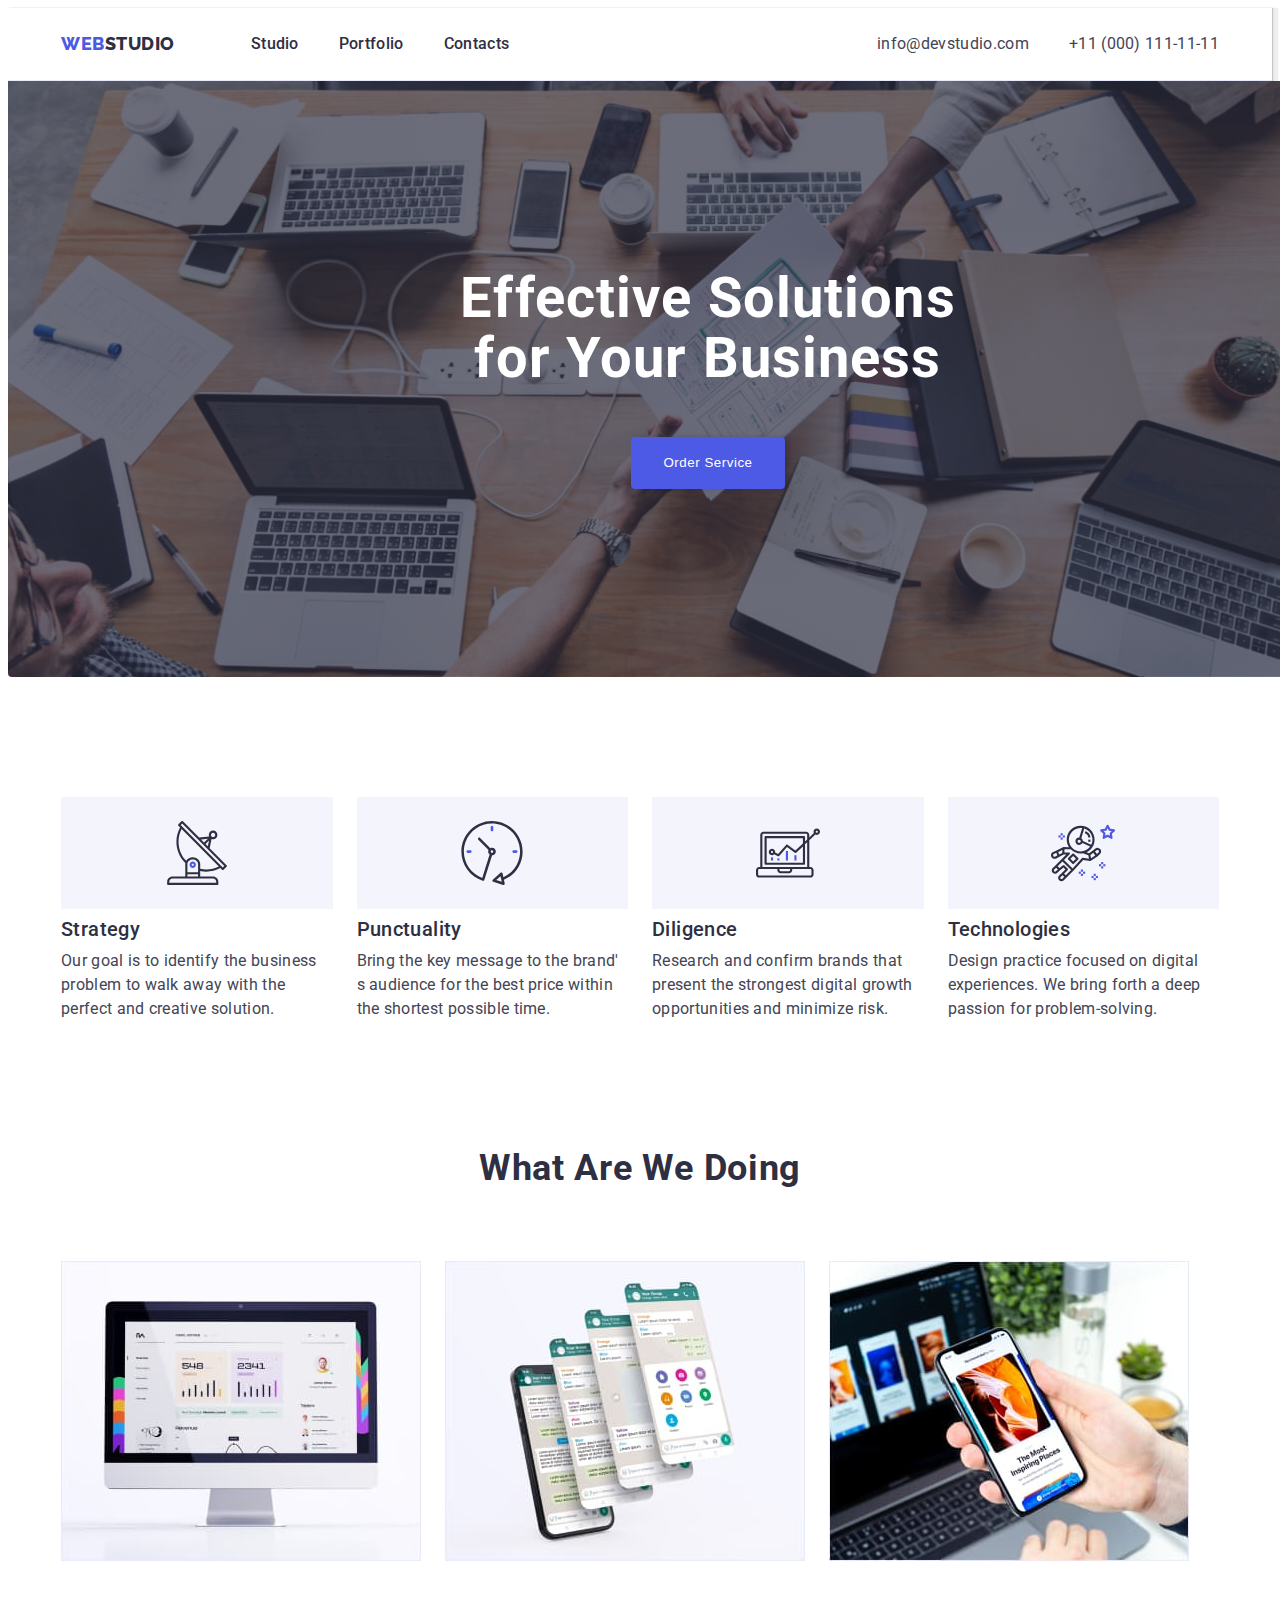
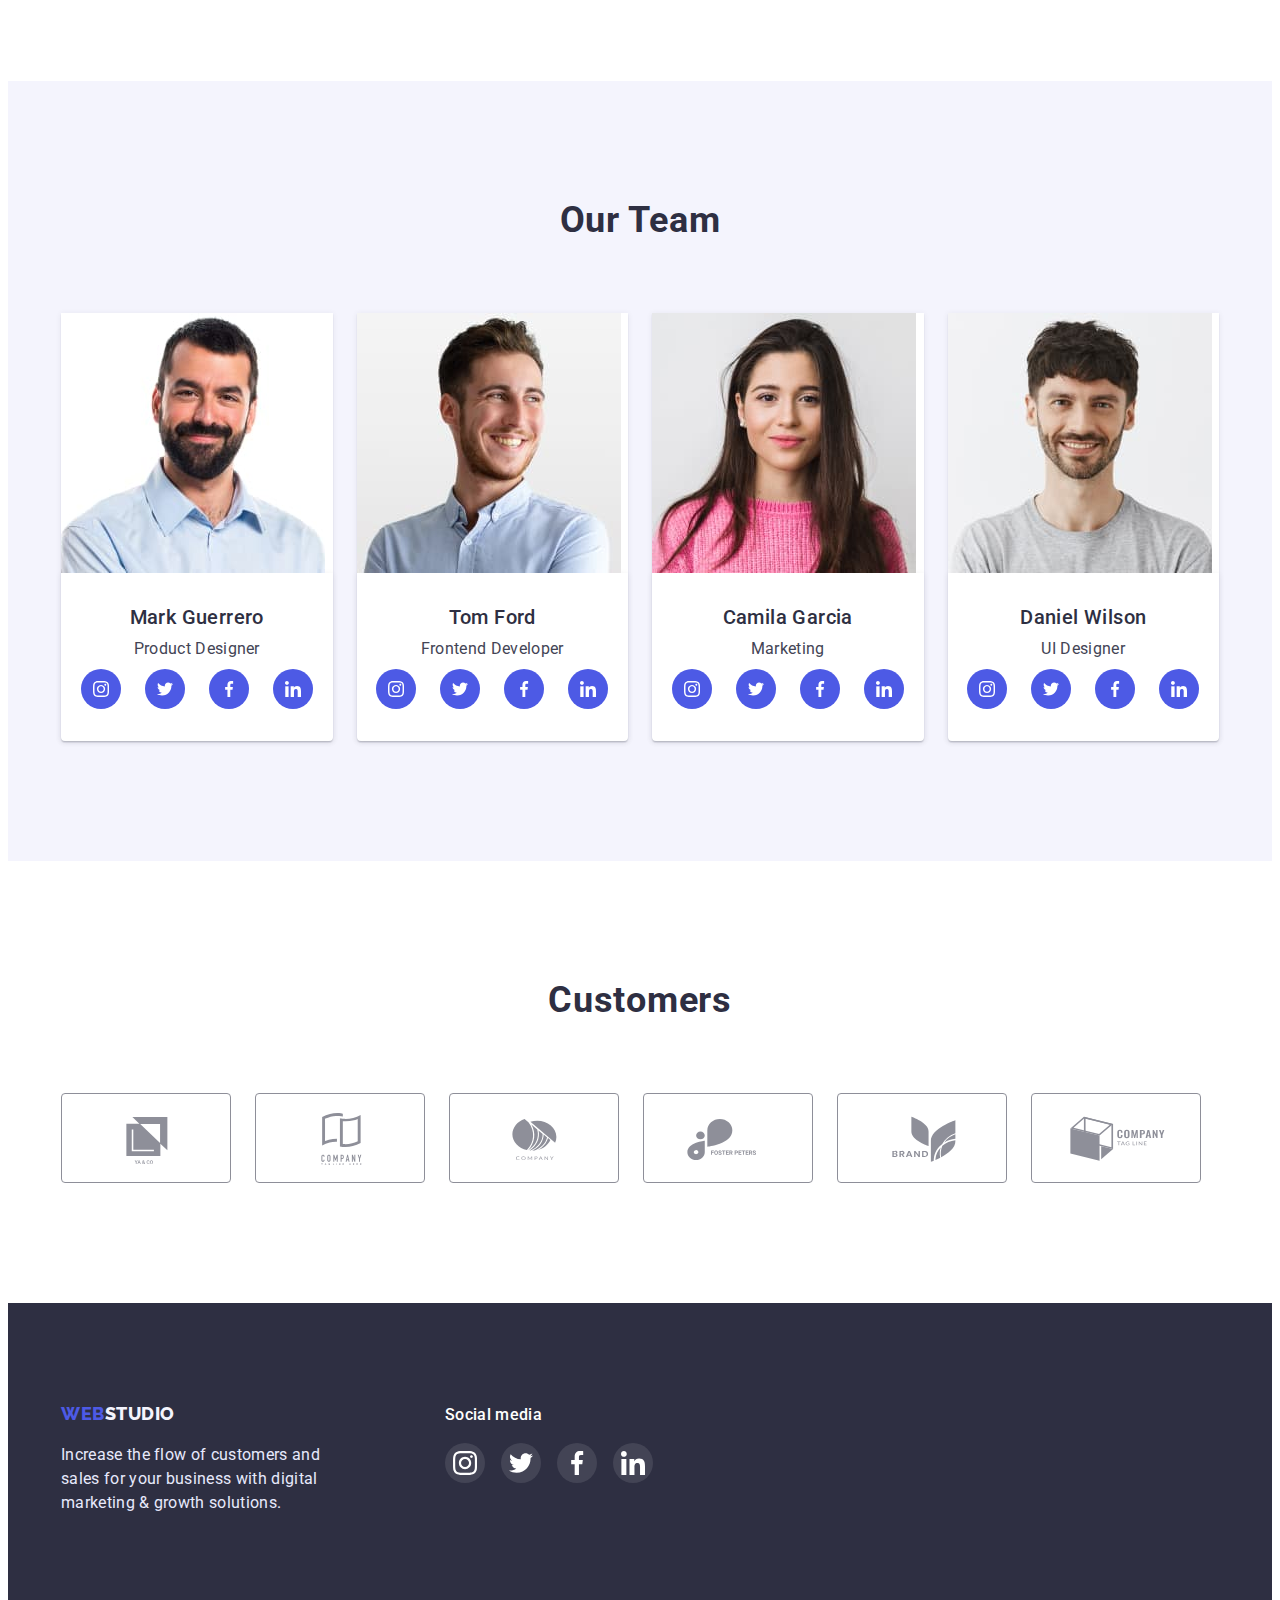
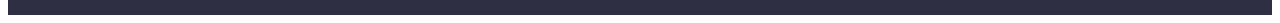
<file: index.html>
<!DOCTYPE html>
<html lang="en">

<head>
  <meta charset="UTF-8" />
  <meta http-equiv="X-UA-Compatible" content="IE=edge" />
  <meta name="viewport" content="width=device-width, initial-scale=1.0" />
  <title>Main page</title>
  <link rel="preconnect" href="https://fonts.googleapis.com" />
  <link rel="preconnect" href="https://fonts.gstatic.com" crossorigin />
  <link href="https://fonts.googleapis.com/css2?family=Raleway:wght@800&family=Roboto:wght@400;500;700;900&display=swap"
    rel="stylesheet" />
  <link rel="stylesheet" href="https://cdnjs.cloudflare.com/ajax/libs/modern-normalize/1.1.0/modern-normalize.min.css"
    integrity="sha512-wpPYUAdjBVSE4KJnH1VR1HeZfpl1ub8YT/NKx4PuQ5NmX2tKuGu6U/JRp5y+Y8XG2tV+wKQpNHVUX03MfMFn9Q=="
    crossorigin="anonymous" referrerpolicy="no-referrer" />

  <link rel="stylesheet" href="./css/styles.css" />
</head>

<body>
  <header class="section-headr">
    <div class="container headr-container">
      <nav class="headr-navigator">
        <a class="navig-logo" href="./index.html">Web<span class="logo-span">Studio</span></a>
        <ul class="list headr-list">
          <li>
            <a class="navig-list-link" href="./index.html">Studio</a>
          </li>
          <li>
            <a class="navig-list-link" href="./portfolio.html">Portfolio</a>
          </li>
          <li>
            <a class="navig-list-link" href="">Contacts</a>
          </li>
        </ul>
      </nav>
      <address class="header-contact">
        <ul class="list adr-list">
          <li>
            <a class="header-adr" href="mailto:info@devstudio.com">info@devstudio.com</a>
          </li>
          <li>
            <a class="header-adr" href="tel:+110001111111">+11 (000) 111-11-11</a>
          </li>
        </ul>
      </address>
    </div>
  </header>
  <main>
    <!-- Dark-Bg -->
    <section class="studio-header-box">
      <div class="container">
        <div class="dark-container">
          <h1 class="studio-header-box-title">
            Effective Solutions for Your Business </h1>
          <button type="button" class="btn studio-btn">Order Service</button>
        </div>
      </div>
    </section>
    <!-- Section 1 -->
    <section class="section-one">
      <h2 class="visually-hidden">Features</h2>
      <div class="container">
        <ul class="list section-one-ul">
          <li class="section-one-li">
            <div class="section-one-icon">
              <svg width="64" height="64">
                <use href="./images/icons.svg#icon-antenna"></use>
              </svg>
            </div>
            <h3 class="h-three-styles">Strategy</h3>
            <p class="p-styles">
              Our goal is to identify the business problem to walk away with the
              perfect and creative solution.
            </p>
          </li>
          <li class="section-one-li">
            <div class="section-one-icon">
              <svg width="64" height="64">
                <use href="./images/icons.svg#icon-clock"></use>
              </svg>
            </div>
            <h3 class="h-three-styles">Punctuality</h3>
            <p class="p-styles">
              Bring the key message to the brand' s audience for the best price within the shortest possible time.
            </p>
          </li>
          <li class="section-one-li">
            <div class="section-one-icon">
              <svg width="64" height="64">
                <use href="./images/icons.svg#icon-diagram"></use>
              </svg>
            </div>
            <h3 class="h-three-styles">Diligence</h3>
            <p class="p-styles">
              Research and confirm brands that present the strongest digital
              growth opportunities and minimize risk.
            </p>
          </li>
          <li class="section-one-li">
            <div class="section-one-icon">
              <svg width="64" height="64">
                <use href="./images/icons.svg#icon-astronaut"></use>
              </svg>
            </div>
            <h3 class="h-three-styles">Technologies</h3>
            <p class="p-styles">
              Design practice focused on digital experiences. We bring forth a
              deep passion for problem-solving.
            </p>
          </li>
        </ul>
      </div>
    </section>
    <!-- Section 2 -->
    <section class="section-two">
      <div class="container">
        <h2 class="h-two-styles section-two-h">What are we doing</h2>
        <ul class="list section-two-ul">
          <li>
            <img src="./images/img-1.jpg" alt="A computer" width="360" height="300" />
          </li>
          <li>
            <img src="./images/img-2.jpg" alt="Smartphones" width="360" height="300" />
          </li>
          <li>
            <img src="./images/img-3.jpg" alt="Laptop and smartphone" width="360" height="300" />
          </li>
        </ul>
      </div>
    </section>
    <!-- Section 3 -->
    <section class="section-three">
      <div class="container">
        <h2 class="h-two-styles section-three-h">Our Team</h2>
        <ul class="list section-three-ul">
          <li class="section-three-item">
            <img src="./images/team_card-1.jpg" alt="Product Designer" width="264" height="260" />
            <div class="section-three-card">
              <h3 class="h-three-styles">Mark Guerrero</h3>
              <p class="p-styles">Product Designer</p>
              <ul class="team-soc-list list">
                <li class="team-soc-item">
                  <a href="" class="team-soc-link team-soc-bg">
                    <svg class="team-soc-icon" width="16" height="16">
                      <use href="./images/icons.svg#icon-instagram"></use>
                    </svg>
                  </a>
                </li>
                <li class="team-soc-item">
                  <a href="" class="team-soc-link team-soc-bg">
                    <svg class="team-soc-icon" width="16" height="16">
                      <use href="./images/icons.svg#icon-twitter"></use>
                    </svg>
                  </a>
                </li>
                <li class="team-soc-item">
                  <a href="" class="team-soc-link team-soc-bg">
                    <svg class="team-soc-icon" width="16" height="16">
                      <use href="./images/icons.svg#icon-facebook"></use>
                    </svg>
                  </a>
                </li>
                <li class="team-soc-item">
                  <a href="" class="team-soc-link team-soc-bg">
                    <svg class="team-soc-icon" width="16" height="16">
                      <use href="./images/icons.svg#icon-linkedin"></use>
                    </svg>
                  </a>
                </li>
              </ul>
            </div>
          </li>
          <li class="section-three-item">
            <img src="./images/team_card-2.jpg" alt="Frontend Developer" width="264" height="260" />
            <div class="section-three-card">
              <h3 class="h-three-styles">Tom Ford</h3>
              <p class="p-styles">Frontend Developer</p>
              <ul class="team-soc-list list">
                <li class="team-soc-item">
                  <a href="" class="team-soc-link team-soc-bg">
                    <svg class="team-soc-icon" width="16" height="16">
                      <use href="./images/icons.svg#icon-instagram"></use>
                    </svg>
                  </a>
                </li>
                <li class="team-soc-item">
                  <a href="" class="team-soc-link team-soc-bg">
                    <svg class="team-soc-icon" width="16" height="16">
                      <use href="./images/icons.svg#icon-twitter"></use>
                    </svg>
                  </a>
                </li>
                <li class="team-soc-item">
                  <a href="" class="team-soc-link team-soc-bg">
                    <svg class="team-soc-icon" width="16" height="16">
                      <use href="./images/icons.svg#icon-facebook"></use>
                    </svg>
                  </a>
                </li>
                <li class="team-soc-item">
                  <a href="" class="team-soc-link team-soc-bg">
                    <svg class="team-soc-icon" width="16" height="16">
                      <use href="./images/icons.svg#icon-linkedin"></use>
                    </svg>
                  </a>
                </li>
              </ul>
            </div>
          </li>
          <li class="section-three-item">
            <img src="./images/team_card-3.jpg" alt="Marketing" width="264" height="260" />
            <div class="section-three-card">
              <h3 class="h-three-styles">Camila Garcia</h3>
              <p class="p-styles">Marketing</p>
              <ul class="team-soc-list list">
                <li class="team-soc-item">
                  <a href="" class="team-soc-link team-soc-bg">
                    <svg class="team-soc-icon" width="16" height="16">
                      <use href="./images/icons.svg#icon-instagram"></use>
                    </svg>
                  </a>
                </li>
                <li class="team-soc-item">
                  <a href="" class="team-soc-link team-soc-bg
                  ">
                    <svg class="team-soc-icon" width="16" height="16">
                      <use href="./images/icons.svg#icon-twitter"></use>
                    </svg>
                  </a>
                </li>
                <li class="team-soc-item">
                  <a href="" class="team-soc-link team-soc-bg">
                    <svg class="team-soc-icon" width="16" height="16">
                      <use href="./images/icons.svg#icon-facebook"></use>
                    </svg>
                  </a>
                </li>
                <li class="team-soc-item">
                  <a href="" class="team-soc-link team-soc-bg
                  ">
                    <svg class="team-soc-icon" width="16" height="16">
                      <use href="./images/icons.svg#icon-linkedin"></use>
                    </svg>
                  </a>
                </li>
              </ul>
            </div>
          </li>
          <li class="section-three-item">
            <img src="./images/team_card-4.jpg" alt="UI Designer" width="264" height="260" />
            <div class="section-three-card">
              <h3 class="h-three-styles">Daniel Wilson</h3>
              <p class="p-styles">UI Designer</p>
              <ul class="team-soc-list list">
                <li class="team-soc-item">
                  <a href="" class="team-soc-link team-soc-bg">
                    <svg class="team-soc-icon" width="16" height="16">
                      <use href="./images/icons.svg#icon-instagram"></use>
                    </svg>
                  </a>
                </li>
                <li class="team-soc-item">
                  <a href="" class="team-soc-link team-soc-bg
                  ">
                    <svg class="team-soc-icon" width="16" height="16">
                      <use href="./images/icons.svg#icon-twitter"></use>
                    </svg>
                  </a>
                </li>
                <li class="team-soc-item">
                  <a href="" class="team-soc-link team-soc-bg">
                    <svg class="team-soc-icon" width="16" height="16">
                      <use href="./images/icons.svg#icon-facebook"></use>
                    </svg>
                  </a>
                </li>
                <li class="team-soc-item">
                  <a href="" class="team-soc-link team-soc-bg">
                    <svg class="team-soc-icon" width="16" height="16">
                      <use href="./images/icons.svg#icon-linkedin"></use>
                    </svg>
                  </a>
                </li>
              </ul>
            </div>
          </li>
        </ul>
      </div>
    </section>
    <!-- Section 4 -->
    <section class="section-custom">
      <div class="container">
        <h2 class="custom-h-two">Customers</h2>
        <ul class="custom-list list">
          <li class="custom-item">
            <a class="custom-link" href="#">
              <svg width="104" height="56">
                <use href="./images/icons.svg#icon-client-1"></use>
              </svg>
            </a>
          </li>
          <li class="custom-item">
            <a class="custom-link" href="#">
              <svg width="104" height="56">
                <use href="./images/icons.svg#icon-client-2"></use>
              </svg>
            </a>
          </li>
          <li class="custom-item">
            <a class="custom-link" href="#">
              <svg width="104" height="56">
                <use href="./images/icons.svg#icon-client-3"></use>
              </svg>
            </a>
          </li>
          <li class="custom-item">
            <a class="custom-link" href="#">
              <svg width="104" height="56">
                <use href="./images/icons.svg#icon-client-4"></use>
              </svg>
            </a>
          </li>
          <li class="custom-item">
            <a class="custom-link" href="#">
              <svg width="104" height="56">
                <use href="./images/icons.svg#icon-client-5"></use>
              </svg>
            </a>
          </li>
          <li class="custom-item">
            <a class="custom-link" href="#">
              <svg width="104" height="56">
                <use href="./images/icons.svg#icon-client-6"></use>
              </svg>
            </a>
          </li>
        </ul>
      </div>
    </section>
  </main>
  <footer class="footer-box ">
    <div class="container footer-content">
      <div class="footer-text">
        <a class="navig-logo" href="./index.html">Web<span class="logo-span-footer">Studio</span></a>
        <p class="footer-p">
          Increase the flow of customers and
          sales for your business with digital
          marketing & growth solutions.
        </p>
      </div>
      <div class="footer-soc">
        <p class="social-media">Social media</p>
        <ul class="footer-soc-list list">
          <li class="team-soc-item">
            <a href="" class="team-soc-link footer-soc-bg">
              <svg class="team-soc-icon" width="24" height="24">
                <use href="./images/icons.svg#icon-instagram"></use>
              </svg>
            </a>
          </li>
          <li class="team-soc-item">
            <a href="" class="team-soc-link footer-soc-bg">
              <svg class="team-soc-icon" width="24" height="24">
                <use href="./images/icons.svg#icon-twitter"></use>
              </svg>
            </a>
          </li>
          <li class="team-soc-item">
            <a href="" class="team-soc-link footer-soc-bg">
              <svg class="team-soc-icon" width="24" height="24">
                <use href="./images/icons.svg#icon-facebook"></use>
              </svg>
            </a>
          </li>
          <li class="team-soc-item">
            <a href="" class="team-soc-link footer-soc-bg">
              <svg class="team-soc-icon" width="24" height="24">
                <use href="./images/icons.svg#icon-linkedin"></use>
              </svg>
            </a>
          </li>
        </ul>
      </div>
    </div>
  </footer>
</body>

</html>
</file>
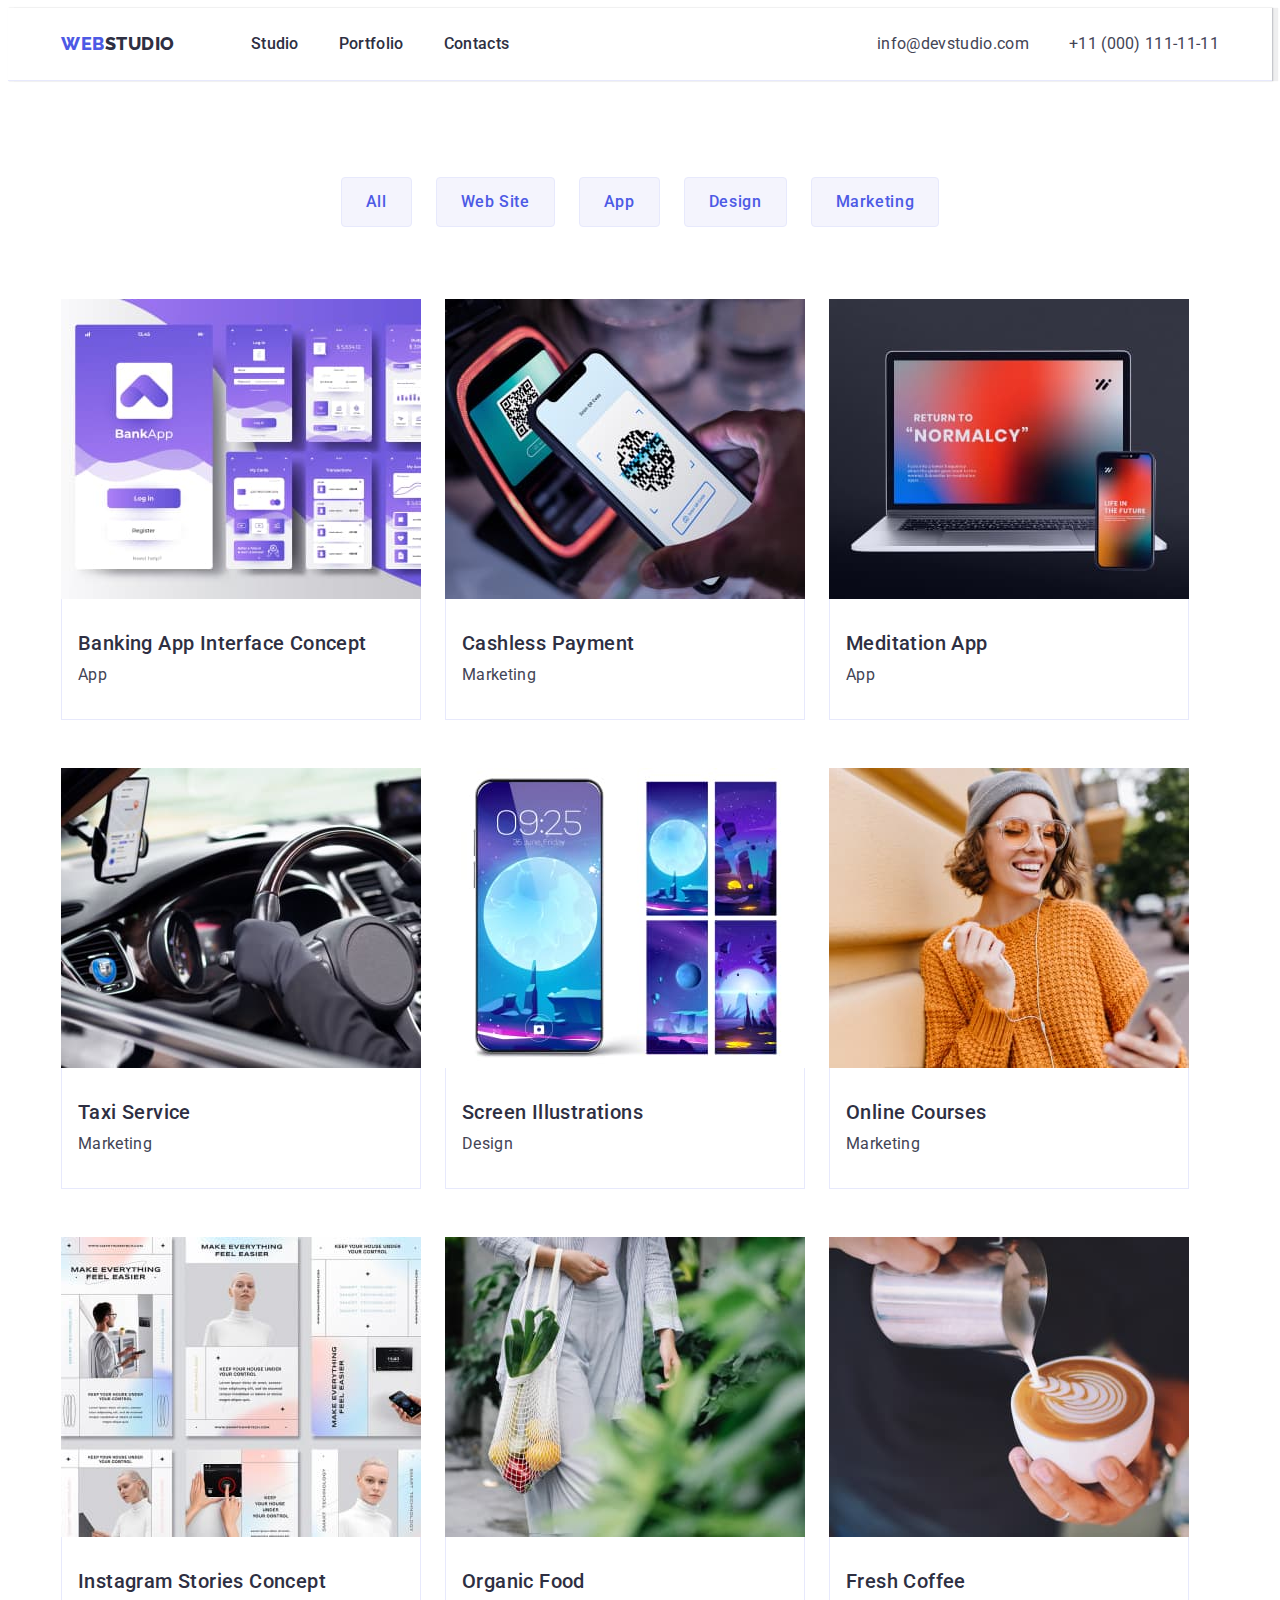
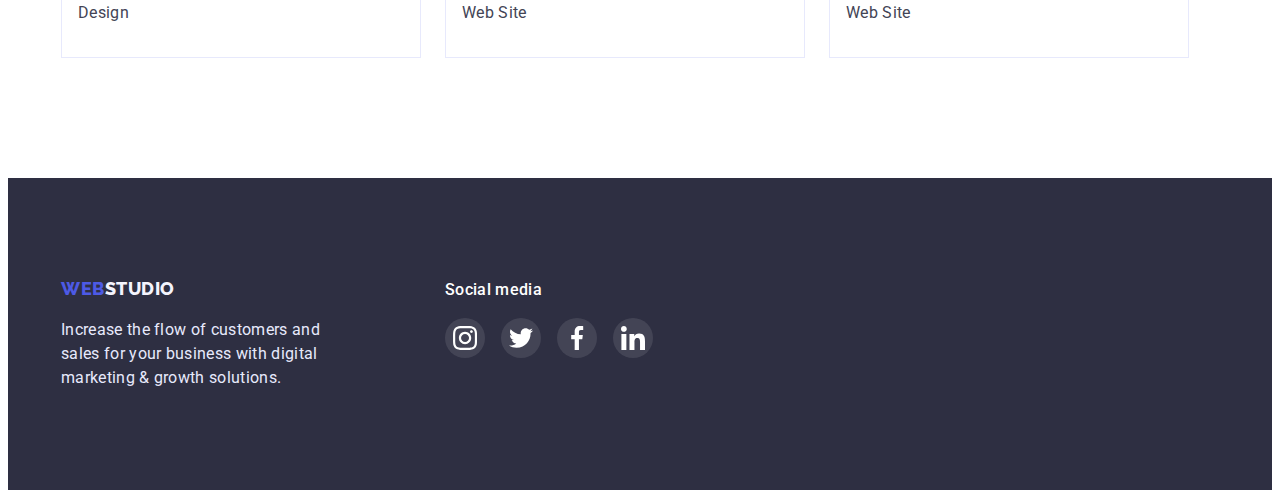
<file: portfolio.html>
<!DOCTYPE html>
<html lang="en">

<head>
  <meta charset="UTF-8" />
  <meta http-equiv="X-UA-Compatible" content="IE=edge" />
  <meta name="viewport" content="width=device-width, initial-scale=1.0" />
  <title>Portfolio</title>
  <link rel="preconnect" href="https://fonts.googleapis.com" />
  <link rel="preconnect" href="https://fonts.gstatic.com" crossorigin />
  <link href="https://fonts.googleapis.com/css2?family=Raleway:wght@800&family=Roboto:wght@400;500;700;900&display=swap"
    rel="stylesheet" />
  <link rel="stylesheet" href="https://cdnjs.cloudflare.com/ajax/libs/modern-normalize/1.1.0/modern-normalize.min.css"
    integrity="sha512-wpPYUAdjBVSE4KJnH1VR1HeZfpl1ub8YT/NKx4PuQ5NmX2tKuGu6U/JRp5y+Y8XG2tV+wKQpNHVUX03MfMFn9Q=="
    crossorigin="anonymous" referrerpolicy="no-referrer" />
  <link rel="stylesheet" href="./css/styles.css" />
</head>

<body>
  <header class="section-headr">
    <div class="container headr-container">
      <nav class="headr-navigator">
        <a class="navig-logo" href="./index.html">Web<span class="logo-span">Studio</span></a>
        <ul class="list headr-list">
          <li>
            <a class="navig-list-link" href="./index.html">Studio</a>
          </li>
          <li>
            <a class="navig-list-link" href="./portfolio.html">Portfolio</a>
          </li>
          <li>
            <a class="navig-list-link" href="">Contacts</a>
          </li>
        </ul>
      </nav>
      <address class="header-contact">
        <ul class="list adr-list">
          <li>
            <a class="header-adr" href="mailto:info@devstudio.com">info@devstudio.com</a>
          </li>
          <li>
            <a class="header-adr" href="tel:+110001111111">+11 (000) 111-11-11</a>
          </li>
        </ul>
      </address>
    </div>
  </header>

  <main>
    <section class="section-portfolio">
      <div class="container">
        <h1 class="visually-hidden">Projects Card</h1>
        <ul class="list filters-ul">
          <li><button class="filters-btn" type="button">All</button></li>
          <li><button class="filters-btn" type="button">Web Site</button></li>
          <li><button class="filters-btn" type="button">App</button></li>
          <li><button class="filters-btn" type="button">Design</button></li>
          <li>
            <button class="filters-btn btn" type="button">Marketing</button>
          </li>
        </ul>
        <ul class="list card-ul">
          <li>
            <a class="card-link" href="#"><img src="./images/row-1_card-1.jpg" alt="Banking App Interface Concept"
                width="360" height="300" />
              <div class="card-content">
                <h2 class="card-title">Banking App Interface Concept</h2>
                <p class="card-desc">App</p>
              </div>
            </a>
          </li>
          <li>
            <a class="card-link" href=""><img src="./images/row-1_card-2.jpg" alt="Cashless Payment" width="360"
                height="300" />
              <div class="card-content">
                <h2 class="card-title">Cashless Payment</h2>
                <p class="card-desc">Marketing</p>
              </div>
            </a>
          </li>
          <li>
            <a class="card-link" href=""><img src="./images/row-1_card-3.jpg" alt="Meditation App" width="360"
                height="300" />
              <div class="card-content">
                <h2 class="card-title">Meditation App</h2>
                <p class="card-desc">App</p>
              </div>
            </a>
          </li>
          <li>
            <a class="card-link" href=""><img src="./images/row-2_card-1.jpg" alt="Taxi Service" width="360"
                height="300" />
              <div class="card-content">
                <h2 class="card-title">Taxi Service</h2>
                <p class="card-desc">Marketing</p>
              </div>
            </a>
          </li>
          <li>
            <a class="card-link" href=""><img src="./images/row-2_card-2.jpg" alt="Screen Illustrations" width="360"
                height="300" />
              <div class="card-content">

                <h2 class="card-title">Screen Illustrations</h2>
                <p class="card-desc">Design</p>
              </div>
            </a>
          </li>
          <li>
            <a class="card-link" href=""><img src="./images/row-2_card-3.jpg" alt="Online Courses" width="360"
                height="300" />
              <div class="card-content">
                <h2 class="card-title">Online Courses</h2>
                <p class="card-desc">Marketing</p>
              </div>
            </a>
          </li>
          <li>
            <a class="card-link" href=""><img src="./images/row-3_card-1.jpg" alt="Instagram Stories Concept"
                width="360" height="300" />
              <div class="card-content">
                <h2 class="card-title">Instagram Stories Concept</h2>
                <p class="card-desc">Design</p>
              </div>
            </a>
          </li>
          <li>
            <a class="card-link" href=""><img src="./images/row-3_card-2.jpg" alt="Organic Food" width="360"
                height="300" />
              <div class="card-content">
                <h2 class="card-title">Organic Food</h2>
                <p class="card-desc">Web Site</p>
              </div>
            </a>
          </li>
          <li>
            <a class="card-link" href=""><img src="./images/row-3_card-3.jpg" alt="Fresh Coffee" width="360"
                height="300" />
              <div class="card-content">
                <h2 class="card-title">Fresh Coffee</h2>
                <p class="card-desc">Web Site</p>
              </div>
            </a>
          </li>
        </ul>
      </div>
    </section>
  </main>

  <footer class="footer-box ">
    <div class="container footer-content">
      <div class="footer-text">
        <a class="navig-logo" href="./index.html">Web<span class="logo-span-footer">Studio</span></a>
        <p class="footer-p">
          Increase the flow of customers and
          sales for your business with digital
          marketing & growth solutions.
        </p>
      </div>
      <div class="footer-soc">
        <p class="social-media">Social media</p>
        <ul class="footer-soc-list list">
          <li class="team-soc-item">
            <a href="" class="team-soc-link footer-soc-bg">
              <svg class="team-soc-icon" width="24" height="24">
                <use href="./images/icons.svg#icon-instagram"></use>
              </svg>
            </a>
          </li>
          <li class="team-soc-item">
            <a href="" class="team-soc-link footer-soc-bg">
              <svg class="team-soc-icon" width="24" height="24">
                <use href="./images/icons.svg#icon-twitter"></use>
              </svg>
            </a>
          </li>
          <li class="team-soc-item">
            <a href="" class="team-soc-link footer-soc-bg">
              <svg class="team-soc-icon" width="24" height="24">
                <use href="./images/icons.svg#icon-facebook"></use>
              </svg>
            </a>
          </li>
          <li class="team-soc-item">
            <a href="" class="team-soc-link footer-soc-bg">
              <svg class="team-soc-icon" width="24" height="24">
                <use href="./images/icons.svg#icon-linkedin"></use>
              </svg>
            </a>
          </li>
        </ul>
      </div>
    </div>
  </footer>
</body>

</html>
</file>
<file: css/styles.css>
:root {
  --body-background-color: #ffffff;
  --slate-color: #434455;
  --navy-blue-color: #2e2f42;
  --ocean-color: #404bbf;
  --iris-color: #4d5ae5;
  --cloud-color: #f4f4Fd;
  --cornflower-color: #e7e9fc;
  --light-slate-color: #8E8F99;
  --green-color: #31D0AA;
  --bg-gradient: linear-gradient(rgba(46, 47, 66, 0.7), rgba(46, 47, 66, 0.7));
}

p,
h1,
h2,
h3,
h4,
h5,
h6 {
  margin: 0;
}

ul {
  margin: 0;
  padding-left: 0;
}

button {
  cursor: pointer;
}

address {
  font-style: normal;
}

img {
  display: block;
}

body {
  font-family: 'Roboto', sans-serif;
  font-size: 16px;
  background-color: var(--body-background-color);
  color: var(--slate-color);
}

a {
  text-decoration: none;
}

.visually-hidden {
  position: absolute;
  white-space: nowrap;
  width: 1px;
  height: 1px;
  overflow: hidden;
  border: 0;
  padding: 0;
  clip: rect(0 0 0 0);
  clip-path: inset(50%);
  margin: -1px;
}

.list {
  list-style: none;
}

.section-three-item {
  box-shadow: 0px 1px 6px rgba(46, 47, 66, 0.08), 0px 1px 1px rgba(46, 47, 66, 0.16), 0px 2px 1px rgba(46, 47, 66, 0.08);
  border-radius: 0px 0px 4px 4px;
  flex-basis: calc((100% - 3 * 24px) / 4);
  background-color: var(--body-background-color);
}

.footer-soc-list {
  display: flex;
  justify-content: center;
  gap: 16px;
}

.team-soc-list {
  display: flex;
  justify-content: center;
  gap: 24px;
}

.team-soc-item {
  width: 40px;
  height: 40px;
}

.team-soc-link {
  width: 100%;
  height: 100%;
  border-radius: 50%;
  display: flex;
  align-items: center;
  justify-content: center;
  color: var(--body-background-color);
}

.team-soc-bg {
  background-color: var(--iris-color);
}

.footer-soc-bg {
  background-color: rgba(255, 255, 255, 0.1);
}

.team-soc-icon {
  fill: currentColor;
}

.team-soc-bg:is(:hover, :focus) {
  background-color: var(--ocean-color);
}

.footer-soc-bg:is(:hover, :focus) {
  background-color: var(--green-color);
}

.h-two-styles {
  font-size: 36px;
  line-height: 1.11;
  letter-spacing: 0.02em;
  color: var(--navy-blue-color);
  text-align: center;
  text-transform: capitalize;
}

.h-three-styles {
  font-weight: 500;
  font-size: 20px;
  line-height: 1.2;
  letter-spacing: 0.02em;
  color: var(--navy-blue-color);
  margin-bottom: 8px;
}

.p-styles {
  line-height: 1.5;
  letter-spacing: 0.02em;
  margin-bottom: 8px;
}

/*--------- HEADER ---------*/
.section-headr {
  padding: 24px 0;
  border-bottom: 1px solid var(--cornflower-color);
  box-shadow: 6px 0px 1px rgba(46, 47, 66, 0.08), 1px 0px 1px rgba(46, 47, 66, 0.16), 1px 0px 2px rgba(46, 47, 66, 0.08);
}

.container {
  width: 1158px;
  padding: 0 15px;
  margin-left: auto;
  margin-right: auto;
  /* outline: 2px solid red; */
}

.headr-container {
  display: flex;
  align-items: center;
}

.headr-navigator {
  display: flex;
  align-items: center;
  margin-right: auto;
}

.headr-list {
  display: flex;
  align-items: center;
  gap: 40px;
  margin-left: 76px;
}

.adr-list {
  display: flex;
  align-items: flex-end;
  gap: 40px;
}

.navig-logo {
  font-family: 'Raleway', sans-serif;
  font-weight: 800;
  font-size: 18px;
  line-height: 1.17;
  letter-spacing: 0.03em;
  text-transform: uppercase;
  color: var(--iris-color, #4d5ae5);
}

.logo-span {
  color: var(--navy-blue-color, #2E2F42);
}

.navig-list-link {
  font-weight: 500;
  font-size: 16px;
  line-height: 1.5;
  letter-spacing: 0.02em;
  color: var(--navy-blue-color, #2E2F42);
}

.header-adr {
  line-height: 1.5;
  letter-spacing: 0.02em;
  color: var(--slate-color);
}

.header-contact {
  line-height: 1.5;
}

.section-one {
  padding: 120px 0;
}

.section-one-ul {
  display: flex;
  flex-wrap: wrap;
  gap: 24px;
}

.section-one-li {
  flex-basis: calc((100% - 72px) / 4);
}

.section-one-icon {
  display: flex;
  justify-content: center;
  align-items: center;
  width: 100%;
  height: 112px;
  background-color: var(--cloud-color);
  margin-bottom: 8px;
}

.section-two {
  padding-bottom: 120px;
}

.section-two-h {
  margin-bottom: 72px;

}

.section-two-ul {
  display: flex;
  gap: 24px;
}

.section-three {
  background-color: var(--cloud-color);
  padding: 120px 0;
}

.section-three-h {
  margin-bottom: 72px;
}

.section-three-ul {
  display: flex;
  flex-wrap: wrap;
  gap: 24px;
}

.section-three-card {
  padding: 32px 16px;
  text-align: center;
  box-shadow: 0px 1px 6px rgb(46 47 66 / 8%);
}

.section-custom {
  padding: 120px 0;
}

.custom-h-two {
  font-weight: 700;
  font-size: 36px;
  line-height: 1.11;
  text-align: center;
  letter-spacing: 0.02em;
  margin-bottom: 72px;
  color: var(--navy-blue-color);
}

.custom-list {
  display: flex;
  flex-wrap: wrap;
  gap: 24px;
}

.custom-link {
  display: flex;
  justify-content: center;
  align-items: center;
  width: 168px;
  height: 88px;
  fill: var(--light-slate-color);
  border: 1px solid var(--light-slate-color);
  border-radius: 4px;
}

.custom-link:is(:hover, :focus) {
  fill: var(--ocean-color);
  border-color: var(--ocean-color);
}

/*------------- FILTERS ----------*/
.section-portfolio {
  padding-top: 96px;
  padding-bottom: 120px;
}

.filters-ul {
  display: flex;
  justify-content: center;
  gap: 24px;
}

.filters-btn {
  font-family: inherit;
  font-weight: 500;
  font-size: 16px;
  line-height: 1.5;
  letter-spacing: 0.04em;
  border-radius: 4px;
  border: none;
  cursor: pointer;
  color: var(--iris-color, #4d5ae5);
  background-color: var(--cloud-color);
  border: 1px solid var(--cornflower-color);
  padding: 12px 24px;
}


.filters-btn:is(:hover, :focus) {
  color: var(--body-background-color);
  background-color: var(--ocean-color);
  box-shadow: 0px 3px 1px rgba(0, 0, 0, 0.1), 0px 2px 1px rgba(0, 0, 0, 0.08), 0px 2px 2px rgba(0, 0, 0, 0.12);
  border-color: rgba(0, 0, 0, 0);
}

/*---------- IMAGES-ROW ----------*/
.card-ul {
  display: flex;
  margin-top: 72px;
  flex-wrap: wrap;
  row-gap: 48px;
  column-gap: 24px;
}

.card-content {
  padding: 32px 16px;
  border-left: 1px solid var(--cornflower-color);
  border-right: 1px solid var(--cornflower-color);
  border-bottom: 1px solid var(--cornflower-color);
}

.card-title {
  font-weight: 500;
  font-size: 20px;
  line-height: 1.2;
  letter-spacing: 0.02em;
  color: var(--navy-blue-color);
  margin-bottom: 8px;
}

.card-desc {
  line-height: 1.5;
  letter-spacing: 0.02em;
  color: var(--slate-color, #434455);
}

.card-link {
  display: block;
  width: 100%;
  height: 100%;
}

.card-link:is(:hover, :focus) {
  box-shadow: 0px 1px 6px rgba(46, 47, 66, 0.08), 0px 1px 1px rgba(46, 47, 66, 0.16), 0px 2px 1px rgba(46, 47, 66, 0.08);
}

.part-title {
  font-weight: 700;
  font-size: 36px;
  line-height: 1.11;
  letter-spacing: 0.02em;
  text-transform: capitalize;
}

.part-title-hidden {
  opacity: 0;
}

.studio-header-box {
  width: 1400px;
  margin-left: auto;
  margin-right: auto;
  padding: 188px 0;
  background-color: var(--navy-blue-color);
  background-image: var(--bg-gradient), url(../images/people-office.jpg);
  background-repeat: no-repeat;
  background-position: center;
  background-size: cover;
  flex-grow: 1;
  border-radius: 0px 0px 4px 4px;
}

.dark-container {
  width: 496px;
  margin-left: auto;
  margin-right: auto;
}

.studio-header-box-title {
  font-weight: 700;
  font-size: 56px;
  line-height: 1.07;
  letter-spacing: 0.02em;
  color: var(--body-background-color);
  text-align: center;
}

.btn {
  font-weight: 500;
  line-height: 1.5;
  letter-spacing: 0.04em;
  border-radius: 4px;
}

.studio-btn {
  color: var(--body-background-color);
  background-color: var(--iris-color);
  display: block;
  padding: 16px 32px;
  margin-top: 48px;
  margin-left: auto;
  margin-right: auto;
  border: 0;
  box-shadow: 4px 0px 4px rgba(0, 0, 0, 0.15);
}

.studio-btn:is(:hover, :focus) {
  background-color: var(--ocean-color);
}

/*------------- FOOTER ----------*/
.footer-box {
  background-color: var(--navy-blue-color);
  padding: 100px 0;
}

.footer-content {
  display: flex;
}

.logo-span-footer {
  color: var(--cloud-color);
}

.footer-text {
  line-height: 1.5;
  letter-spacing: 0.02em;
  color: var(--cloud-color);
  max-width: 264px;
}

.footer-p {
  color: var(--cornflower-color);
  margin-top: 16px;
}


.footer-soc {
  width: 208px;
  height: 80px;
  margin-left: 120px;
}

.social-media {
  margin-bottom: 16px;
}

.footer-soc>p {
  font-weight: 500;
  font-size: 16px;
  line-height: 1.5;
  letter-spacing: 0.02em;
  color: var(--body-background-color);
}
</file>
